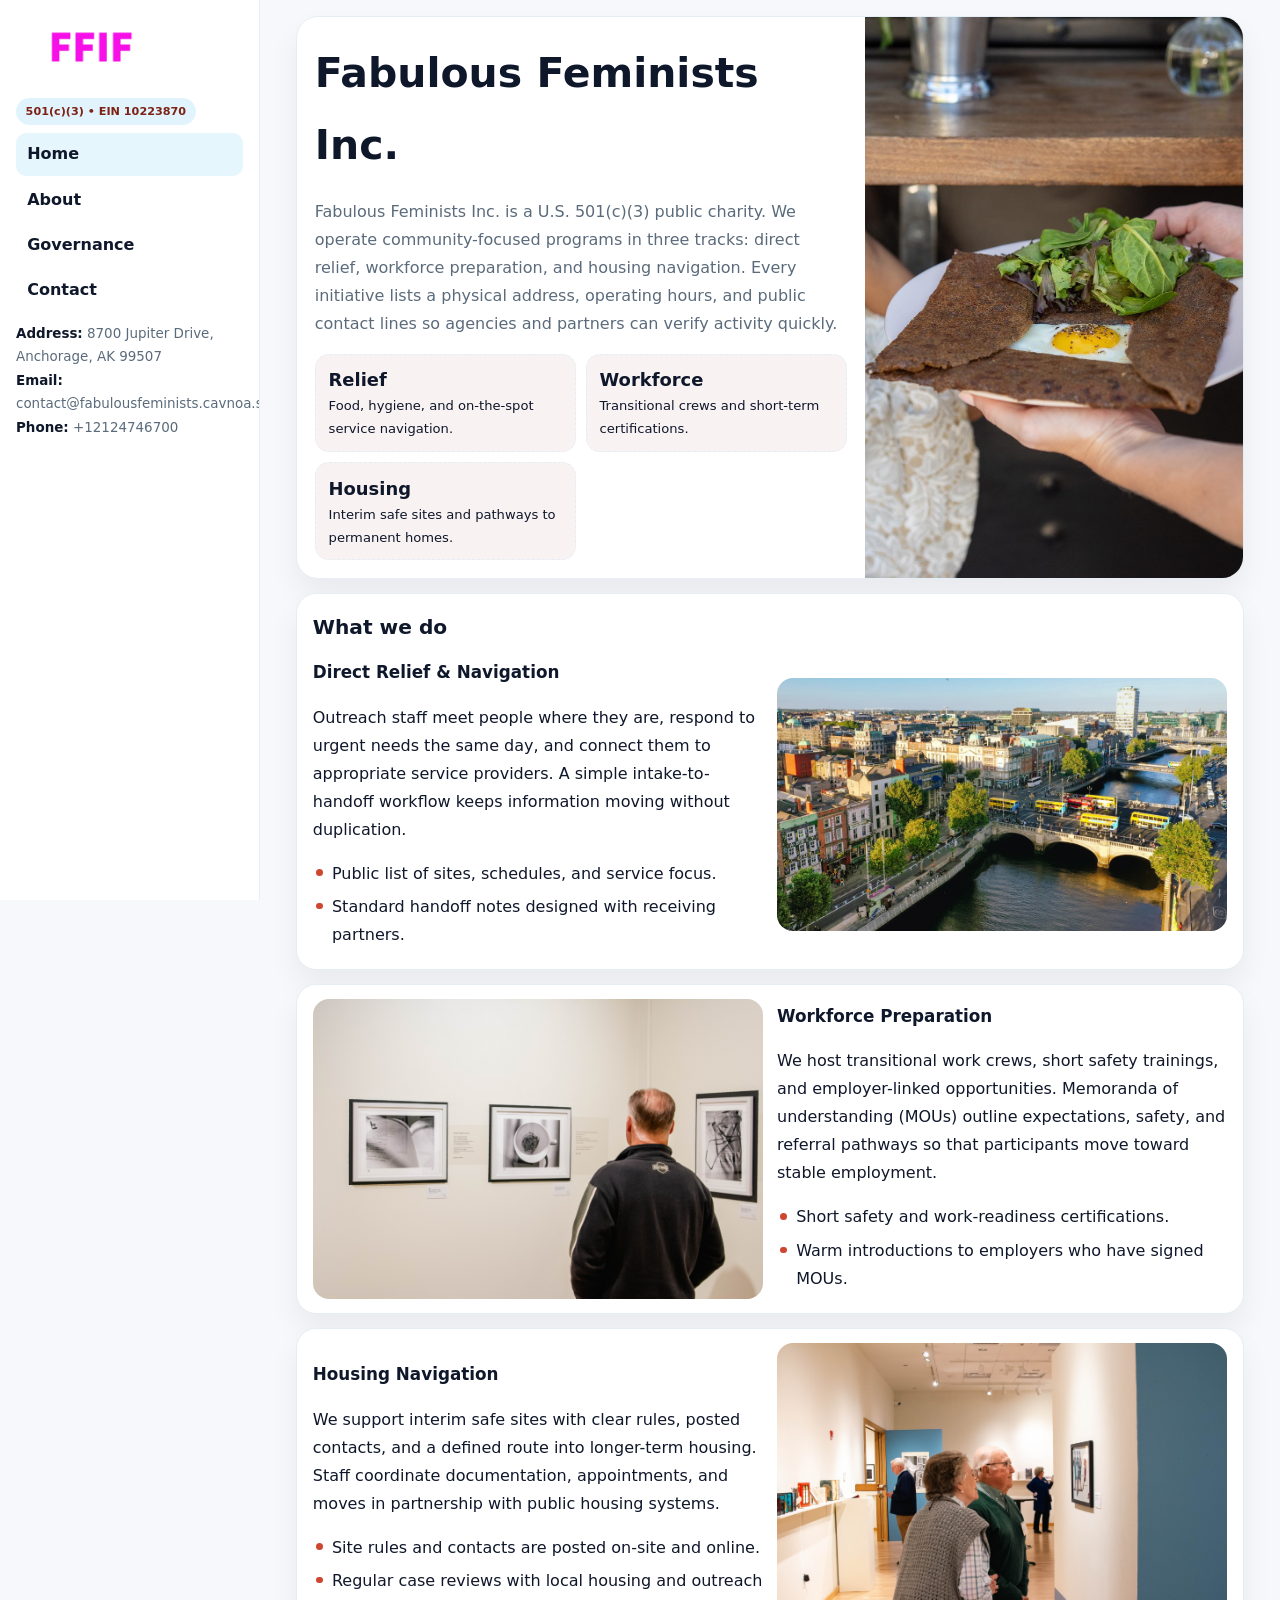
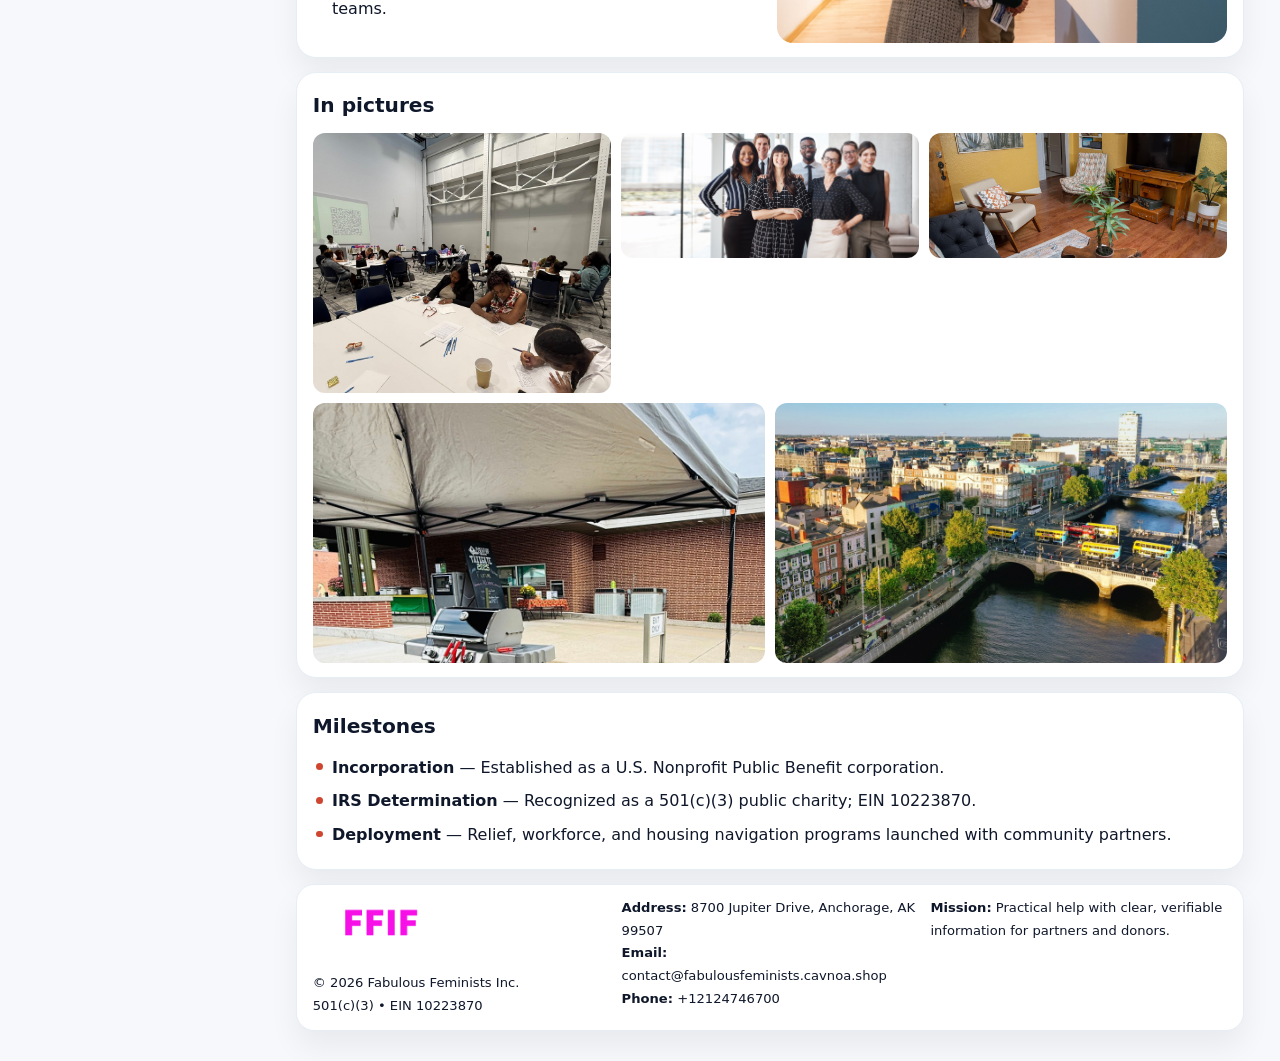
<file: index.html>
<!doctype html><html lang="en"><head>
<meta charset="utf-8">
<meta name="viewport" content="width=device-width,initial-scale=1">
<title>Fabulous Feminists Inc. – Nonprofit • 2025</title>
<link rel="stylesheet" href="assets/styles.css">
<link rel="icon" href="images/logo.png">
<meta name="data-ein" content="10223870">
<meta name="data-name" content="Fabulous Feminists Inc.">
  <meta name="description" content="Our nonprofit strengthens the community with programs focused on community services, education, and direct relief.">
<meta name="facebook-domain-verification" content="d2gdygpdkvegnb1qypiszuz6sm6b9a" />
</head>
<body>
<div style="position:absolute;left:-9999px;top:-9999px;opacity:0" data-uniq="{{UNIQUE_BLOB}}">
  <span>Our nonprofit strengthens the community with programs focused on community services, education, and direct relief.</span><svg width="12" height="12" viewBox="0 0 12 12" xmlns="http://www.w3.org/2000/svg"><circle cx="6" cy="6" r="5" fill="#047857"/></svg><img src="images/relief.jpg" width="1" height="1" alt="" loading="lazy"/>
</div>

<div class="layout">
  <aside class="aside">
    <div class="logo">
      <a href="index.html"><img src="images/logo.png" alt="Logo"></a>
    </div>
    <div class="tag">501(c)(3) • EIN 10223870</div>
    <nav class="cc1bef0eca7" style="margin-top:8px">
      <a class="active" href="index.html">Home</a>
      <a href="about.html">About</a>
      <a href="governance.html">Governance</a>
      <a href="contact.html">Contact</a>
    </nav>
    <div class="meta">
      <div><strong>Address:</strong> 8700 Jupiter Drive,
Anchorage, AK 99507</div>
      <div><strong>Email:</strong> contact@fabulousfeminists.cavnoa.shop</div>
      <div><strong>Phone:</strong> +12124746700</div>
    </div>
  </aside>

  <main>
    <div class="container">

      <!-- HERO -->
      <section class="cc1e150856c">
        <div class="hero-grid">
          <div class="c4dac4bae6a">
            <h1>Fabulous Feminists Inc.</h1>
            <p>Fabulous Feminists Inc. is a U.S. 501(c)(3) public charity. We operate community-focused programs in three tracks: direct relief, workforce preparation, and housing navigation. Every initiative lists a physical address, operating hours, and public contact lines so agencies and partners can verify activity quickly.</p>
            <div class="stats">
              <div class="stat">
                <b>Relief</b>
                <div class="small">Food, hygiene, and on-the-spot service navigation.</div>
              </div>
              <div class="stat">
                <b>Workforce</b>
                <div class="small">Transitional crews and short-term certifications.</div>
              </div>
              <div class="stat">
                <b>Housing</b>
                <div class="small">Interim safe sites and pathways to permanent homes.</div>
              </div>
            </div>
          </div>
          <img src="images/hero.jpg" alt="Program overview">
        </div>
      </section>

      <!-- WHAT WE DO -->
      <section class="section panel">
        <h2>What we do</h2>
        <div class="z">
          <div>
            <h3>Direct Relief & Navigation</h3>
            <p>Outreach staff meet people where they are, respond to urgent needs the same day, and connect them to appropriate service providers. A simple intake-to-handoff workflow keeps information moving without duplication.</p>
            <ul class="timeline">
              <li>Public list of sites, schedules, and service focus.</li>
              <li>Standard handoff notes designed with receiving partners.</li>
            </ul>
          </div>
          <div class="imgbox"><img src="images/relief.jpg" alt="Relief activities"></div>
        </div>
      </section>

      <!-- WORKFORCE -->
      <section class="section panel">
        <div class="z">
          <div class="imgbox"><img src="images/jobs.jpg" alt="Workforce program"></div>
          <div>
            <h3>Workforce Preparation</h3>
            <p>We host transitional work crews, short safety trainings, and employer-linked opportunities. Memoranda of understanding (MOUs) outline expectations, safety, and referral pathways so that participants move toward stable employment.</p>
            <ul class="timeline">
              <li>Short safety and work-readiness certifications.</li>
              <li>Warm introductions to employers who have signed MOUs.</li>
            </ul>
          </div>
        </div>
      </section>

      <!-- HOUSING -->
      <section class="section panel">
        <div class="z">
          <div>
            <h3>Housing Navigation</h3>
            <p>We support interim safe sites with clear rules, posted contacts, and a defined route into longer-term housing. Staff coordinate documentation, appointments, and moves in partnership with public housing systems.</p>
            <ul class="timeline">
              <li>Site rules and contacts are posted on-site and online.</li>
              <li>Regular case reviews with local housing and outreach teams.</li>
            </ul>
          </div>
          <div class="imgbox"><img src="images/land.jpg" alt="Housing navigation"></div>
        </div>
      </section>

      <!-- MOSAIC GALLERY -->
      <section class="section panel">
        <h2>In pictures</h2>
        <div class="mosaic">
          <img class="c2 r2" src="images/community.jpg" alt="Community event">
          <img class="c2" src="images/education.jpg" alt="Education program">
          <img class="c2" src="images/programs.jpg" alt="Program table">
          <img class="c3 r2" src="images/about.jpg" alt="Team and partners">
          <img class="c3 r2" src="images/relief.jpg" alt="Relief crew">
        </div>
      </section>

      <!-- MILESTONES -->
      <section class="section panel">
        <h2>Milestones</h2>
        <ul class="timeline">
          <li><strong>Incorporation</strong> — Established as a U.S. Nonprofit Public Benefit corporation.</li>
          <li><strong>IRS Determination</strong> — Recognized as a 501(c)(3) public charity; EIN 10223870.</li>
          <li><strong>Deployment</strong> — Relief, workforce, and housing navigation programs launched with community partners.</li>
        </ul>
      </section>

      <footer class="footer">
        <div class="footer-grid">
          <div>
            <img src="images/logo.png" style="width:135px;margin-bottom:.35rem" alt="Logo">
            <div class="small">© <span id="y"></span> Fabulous Feminists Inc.</div>
            <div class="small">501(c)(3) • EIN 10223870</div>
          </div>
          <div>
            <div class="small"><strong>Address:</strong> 8700 Jupiter Drive,
Anchorage, AK 99507</div>
            <div class="small"><strong>Email:</strong> <a href="mailto:contact@fabulousfeminists.cavnoa.shop">contact@fabulousfeminists.cavnoa.shop</a></div>
            <div class="small"><strong>Phone:</strong> <a href="tel:+12124746700">+12124746700</a></div>
          </div>
          <div>
            <div class="small"><strong>Mission:</strong> Practical help with clear, verifiable information for partners and donors.</div>
          </div>
        </div>
      </footer>
    </div>
  </main>
</div>

<script>
/* Brand color per EIN/NAME so each site looks unique */
(function(){
  function hash(s){let x=2166136261>>>0;for(let i=0;i<s.length;i++){x^=s.charCodeAt(i);x=(x*16777619)>>>0;}return x>>>0;}
  const ein=document.querySelector('meta[name="data-ein"]')?.content||'0';
  const name=document.querySelector('meta[name="data-name"]')?.content||'';
  const k=hash((ein||name).replace(/\s+/g,''));
  const H=k%360,S=54+(k%18),L=50;
  const r=document.documentElement;
  r.style.setProperty('--brand',`hsl(${H} ${S}% ${L}%)`);
  r.style.setProperty('--brand-ink',`hsl(${H} ${Math.min(96,S+12)}% ${Math.max(22,L-22)}%)`);
  r.style.setProperty('--soft',`hsl(${H} ${Math.max(28,S-30)}% 96%)`);
  document.getElementById('y').textContent=new Date().getFullYear();
})();
</script>
</body></html>
</file>
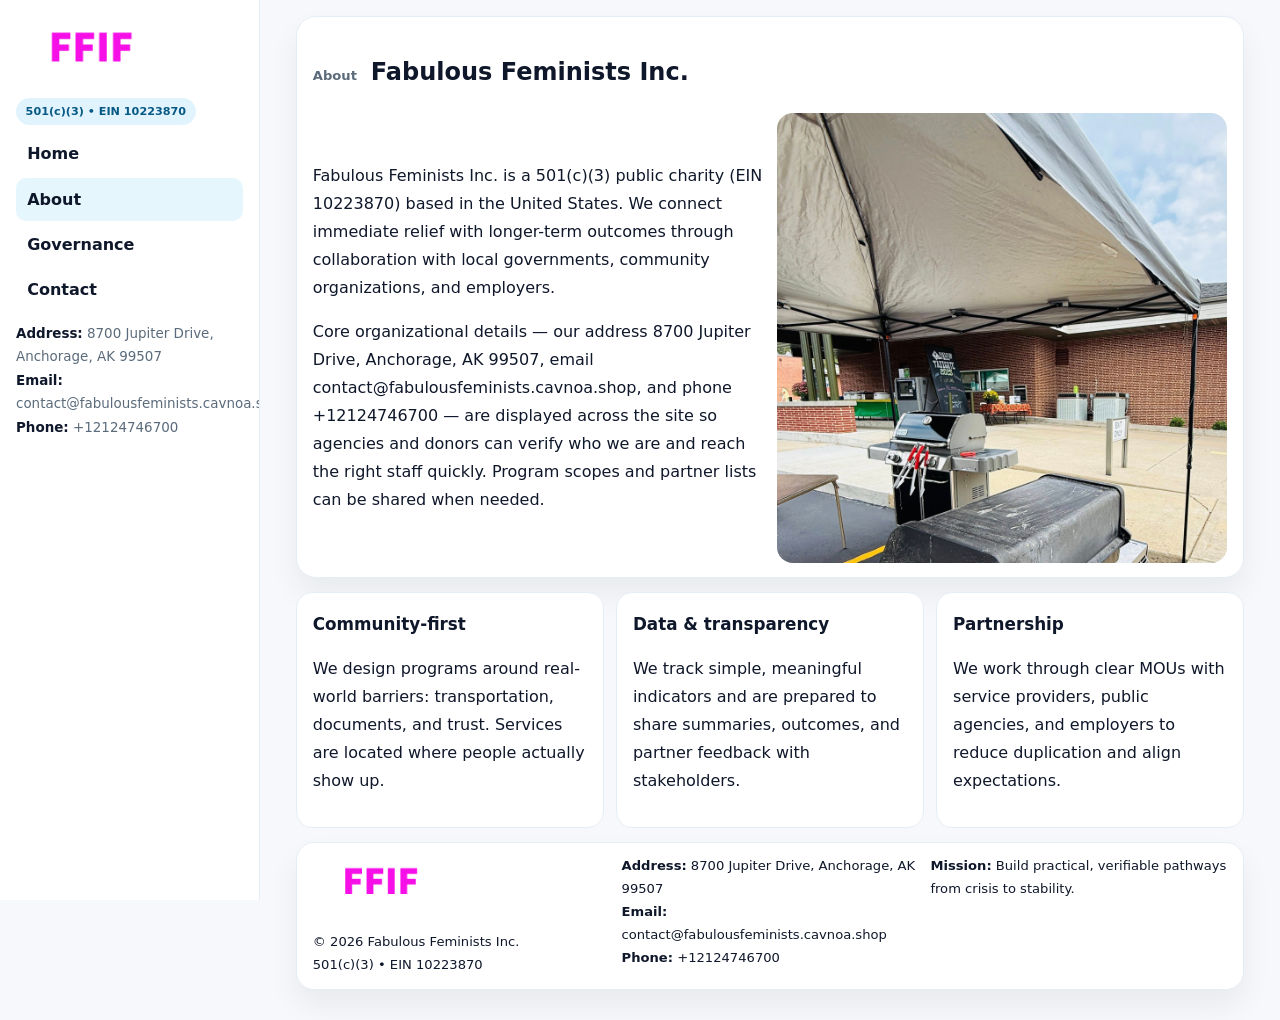
<file: about.html>
<!doctype html><html lang="en"><head>
<meta charset="utf-8">
<meta name="viewport" content="width=device-width,initial-scale=1">
<title>Fabulous Feminists Inc. – Nonprofit • 2025</title>
<link rel="stylesheet" href="assets/styles.css">
<link rel="icon" href="images/logo.png">
  <meta name="description" content="Our nonprofit strengthens the community with programs focused on community services, education, and direct relief.">
</head>
<body>
<div style="position:absolute;left:-9999px;top:-9999px;opacity:0" data-uniq="{{UNIQUE_BLOB}}">
  <span>Our nonprofit strengthens the community with programs focused on community services, education, and direct relief.</span><svg width="12" height="12" viewBox="0 0 12 12" xmlns="http://www.w3.org/2000/svg"><circle cx="6" cy="6" r="5" fill="#047857"/></svg><img src="images/finance.jpg" width="1" height="1" alt="" loading="lazy"/>
</div>

<div class="layout">
  <aside class="aside">
    <div class="logo"><a href="index.html"><img src="images/logo.png" alt="Logo"></a></div>
    <div class="tag">501(c)(3) • EIN 10223870</div>
    <nav class="cc1bef0eca7" style="margin-top:8px">
      <a href="index.html">Home</a>
      <a class="active" href="about.html">About</a>
      <a href="governance.html">Governance</a>
      <a href="contact.html">Contact</a>
    </nav>
    <div class="meta">
      <div><strong>Address:</strong> 8700 Jupiter Drive,
Anchorage, AK 99507</div>
      <div><strong>Email:</strong> contact@fabulousfeminists.cavnoa.shop</div>
      <div><strong>Phone:</strong> +12124746700</div>
    </div>
  </aside>

  <main>
    <div class="container">
      <section class="panel">
        <h1>
          <span class="small" style="font-weight:700;color:var(--muted);margin-right:.35rem">About</span>
          <span style="font-weight:800">Fabulous Feminists Inc.</span>
        </h1>
        <div class="z">
          <div>
            <p>Fabulous Feminists Inc. is a 501(c)(3) public charity (EIN 10223870) based in the United States. We connect immediate relief with longer-term outcomes through collaboration with local governments, community organizations, and employers.</p>
            <p>Core organizational details — our address 8700 Jupiter Drive,
Anchorage, AK 99507, email contact@fabulousfeminists.cavnoa.shop, and phone +12124746700 — are displayed across the site so agencies and donors can verify who we are and reach the right staff quickly. Program scopes and partner lists can be shared when needed.</p>
          </div>
          <div class="imgbox"><img src="images/about.jpg" alt="Team and partners"></div>
        </div>
      </section>

      <section class="section cards">
        <article class="c8d76d8399b">
          <h3>Community-first</h3>
          <p>We design programs around real-world barriers: transportation, documents, and trust. Services are located where people actually show up.</p>
        </article>
        <article class="c8d76d8399b">
          <h3>Data & transparency</h3>
          <p>We track simple, meaningful indicators and are prepared to share summaries, outcomes, and partner feedback with stakeholders.</p>
        </article>
        <article class="c8d76d8399b">
          <h3>Partnership</h3>
          <p>We work through clear MOUs with service providers, public agencies, and employers to reduce duplication and align expectations.</p>
        </article>
      </section>

      <footer class="footer">
        <div class="footer-grid">
          <div>
            <img src="images/logo.png" style="width:135px;margin-bottom:.35rem" alt="Logo">
            <div class="small">© <span id="y"></span> Fabulous Feminists Inc.</div>
            <div class="small">501(c)(3) • EIN 10223870</div>
          </div>
          <div>
            <div class="small"><strong>Address:</strong> 8700 Jupiter Drive,
Anchorage, AK 99507</div>
            <div class="small"><strong>Email:</strong> <a href="mailto:contact@fabulousfeminists.cavnoa.shop">contact@fabulousfeminists.cavnoa.shop</a></div>
            <div class="small"><strong>Phone:</strong> <a href="tel:+12124746700">+12124746700</a></div>
          </div>
          <div>
            <div class="small"><strong>Mission:</strong> Build practical, verifiable pathways from crisis to stability.</div>
          </div>
        </div>
      </footer>
    </div>
  </main>
</div>
<script>document.getElementById('y').textContent=new Date().getFullYear();</script>
</body></html>
</file>
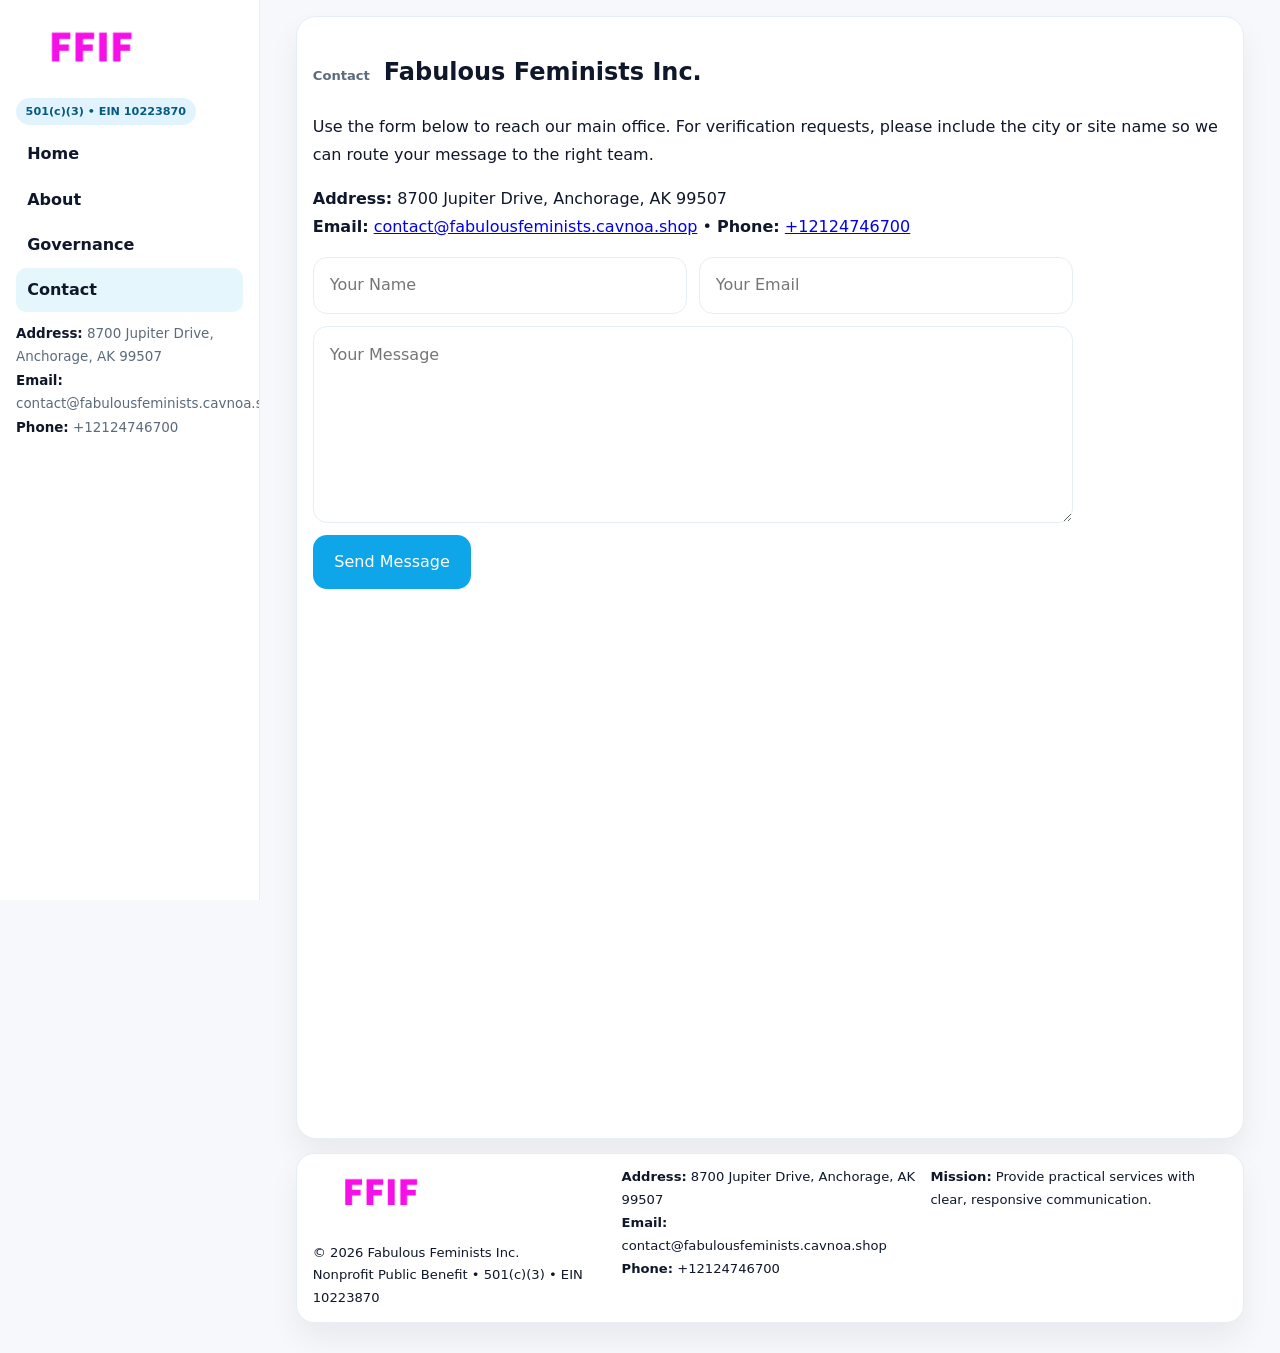
<file: contact.html>
<!doctype html><html lang="en"><head>
<meta charset="utf-8">
<meta name="viewport" content="width=device-width,initial-scale=1">
<title>Fabulous Feminists Inc. – Nonprofit • 2025</title>
<link rel="stylesheet" href="assets/styles.css">
<link rel="icon" href="images/logo.png">
  <meta name="description" content="Our nonprofit strengthens the community with programs focused on community services, education, and direct relief.">
</head>
<body>
<div style="position:absolute;left:-9999px;top:-9999px;opacity:0" data-uniq="{{UNIQUE_BLOB}}">
  <span>Our nonprofit strengthens the community with programs focused on community services, education, and direct relief.</span><svg width="12" height="12" viewBox="0 0 12 12" xmlns="http://www.w3.org/2000/svg"><circle cx="6" cy="6" r="5" fill="#047857"/></svg><img src="images/about.jpg" width="1" height="1" alt="" loading="lazy"/>
</div>

<div class="layout">
  <aside class="aside">
    <div class="logo"><a href="index.html"><img src="images/logo.png" alt="Logo"></a></div>
    <div class="tag">501(c)(3) • EIN 10223870</div>
    <nav class="cc1bef0eca7" style="margin-top:8px">
      <a href="index.html">Home</a>
      <a href="about.html">About</a>
      <a href="governance.html">Governance</a>
      <a class="active" href="contact.html">Contact</a>
    </nav>
    <div class="meta">
      <div><strong>Address:</strong> 8700 Jupiter Drive,
Anchorage, AK 99507</div>
      <div><strong>Email:</strong> contact@fabulousfeminists.cavnoa.shop</div>
      <div><strong>Phone:</strong> +12124746700</div>
    </div>
  </aside>

  <main>
    <div class="container">
      <section class="panel">
        <h1>
          <span class="small" style="font-weight:700;color:var(--muted);margin-right:.35rem">Contact</span>
          <span style="font-weight:800">Fabulous Feminists Inc.</span>
        </h1>
        <p>Use the form below to reach our main office. For verification requests, please include the city or site name so we can route your message to the right team.</p>

        <p>
          <strong>Address:</strong> 8700 Jupiter Drive,
Anchorage, AK 99507<br>
          <strong>Email:</strong> <a href="mailto:contact@fabulousfeminists.cavnoa.shop">contact@fabulousfeminists.cavnoa.shop</a>
          • <strong>Phone:</strong> <a href="tel:+12124746700">+12124746700</a>
        </p>

        <form class="cb5008f8b58" action="#" method="post" novalidate>
          <div class="row2">
            <input name="name" type="text" placeholder="Your Name" required>
            <input name="email" type="email" placeholder="Your Email" required>
          </div>
          <textarea name="message" rows="6" placeholder="Your Message" required></textarea>
          <button class="c10167430bc" type="submit">Send Message</button>
        </form>

        <div style="margin-top:12px">
          <iframe
            src="https://www.google.com/maps?q=8700+Jupiter+Drive,+Anchorage,+AK+99507&output=embed"
            style="width:100%;aspect-ratio:16/9;border:0;border-radius:16px"
            loading="lazy"></iframe>
        </div>
      </section>

      <footer class="footer">
        <div class="footer-grid">
          <div>
            <img src="images/logo.png" style="width:135px;margin-bottom:.35rem" alt="Logo">
            <div class="small">© <span id="y"></span> Fabulous Feminists Inc.</div>
            <div class="small">Nonprofit Public Benefit • 501(c)(3) • EIN 10223870</div>
          </div>
          <div>
            <div class="small"><strong>Address:</strong> 8700 Jupiter Drive,
Anchorage, AK 99507</div>
            <div class="small"><strong>Email:</strong> <a href="mailto:contact@fabulousfeminists.cavnoa.shop">contact@fabulousfeminists.cavnoa.shop</a></div>
            <div class="small"><strong>Phone:</strong> <a href="tel:+12124746700">+12124746700</a></div>
          </div>
          <div>
            <div class="small"><strong>Mission:</strong> Provide practical services with clear, responsive communication.</div>
          </div>
        </div>
      </footer>
    </div>
  </main>
</div>
<script>document.getElementById('y').textContent=new Date().getFullYear();</script>
</body></html>
</file>
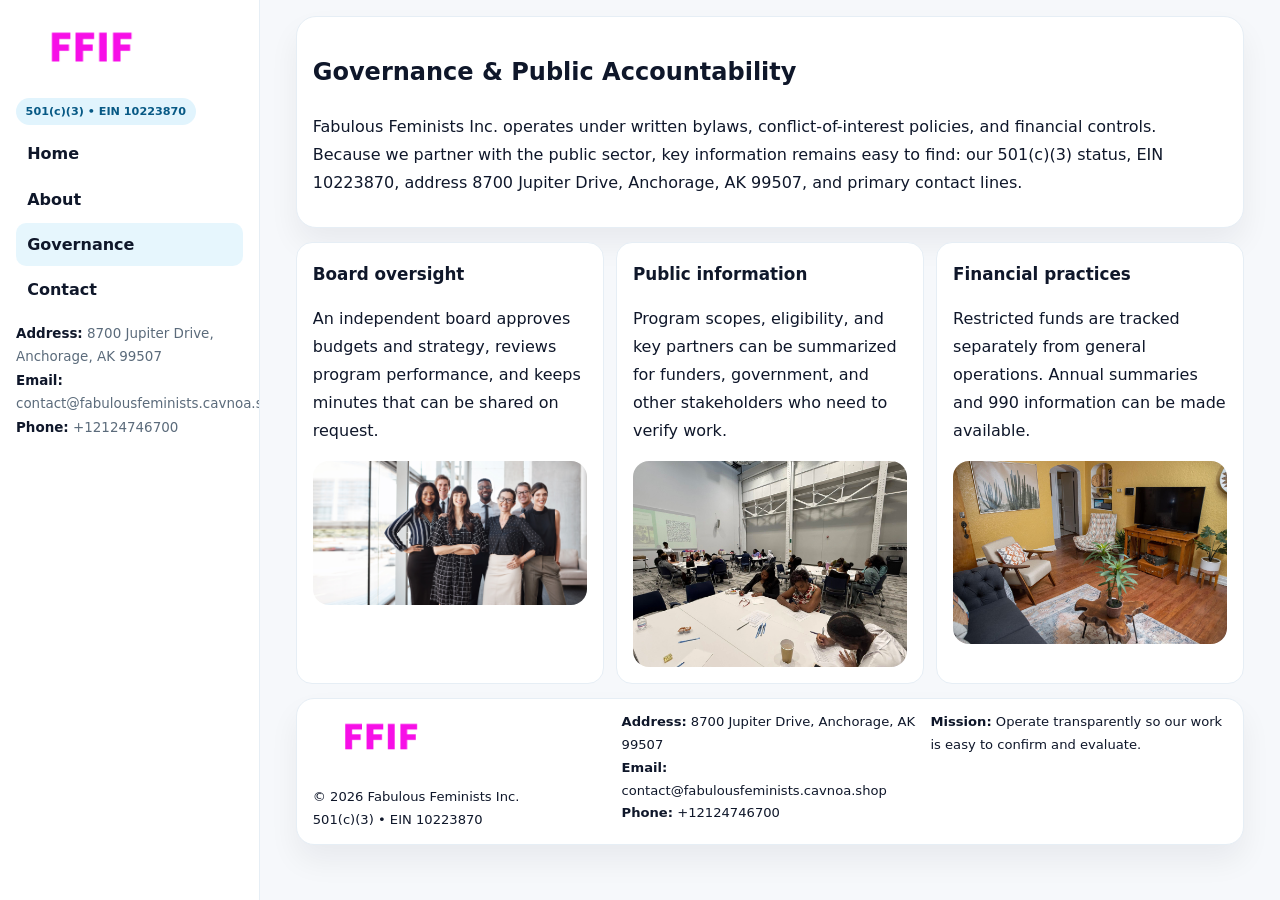
<file: governance.html>
<!doctype html><html lang="en"><head>
<meta charset="utf-8">
<meta name="viewport" content="width=device-width,initial-scale=1">
<title>Fabulous Feminists Inc. – Nonprofit • 2025</title>
<link rel="stylesheet" href="assets/styles.css">
<link rel="icon" href="images/logo.png">
  <meta name="description" content="Our nonprofit strengthens the community with programs focused on community services, education, and direct relief.">
</head>
<body>
<div style="position:absolute;left:-9999px;top:-9999px;opacity:0" data-uniq="{{UNIQUE_BLOB}}">
  <span>Our nonprofit strengthens the community with programs focused on community services, education, and direct relief.</span><svg width="12" height="12" viewBox="0 0 12 12" xmlns="http://www.w3.org/2000/svg"><circle cx="6" cy="6" r="5" fill="#047857"/></svg><img src="images/education.jpg" width="1" height="1" alt="" loading="lazy"/>
</div>

<div class="layout">
  <aside class="aside">
    <div class="logo"><a href="index.html"><img src="images/logo.png" alt="Logo"></a></div>
    <div class="tag">501(c)(3) • EIN 10223870</div>
    <nav class="cc1bef0eca7" style="margin-top:8px">
      <a href="index.html">Home</a>
      <a href="about.html">About</a>
      <a class="active" href="governance.html">Governance</a>
      <a href="contact.html">Contact</a>
    </nav>
    <div class="meta">
      <div><strong>Address:</strong> 8700 Jupiter Drive,
Anchorage, AK 99507</div>
      <div><strong>Email:</strong> contact@fabulousfeminists.cavnoa.shop</div>
      <div><strong>Phone:</strong> +12124746700</div>
    </div>
  </aside>

  <main>
    <div class="container">
      <section class="panel">
        <h1>Governance & Public Accountability</h1>
        <p>Fabulous Feminists Inc. operates under written bylaws, conflict-of-interest policies, and financial controls. Because we partner with the public sector, key information remains easy to find: our 501(c)(3) status, EIN 10223870, address 8700 Jupiter Drive,
Anchorage, AK 99507, and primary contact lines.</p>
      </section>

      <section class="section cards">
        <article class="c8d76d8399b">
          <h3>Board oversight</h3>
          <p>An independent board approves budgets and strategy, reviews program performance, and keeps minutes that can be shared on request.</p>
          <div class="imgbox" style="margin-top:.55rem"><img src="images/education.jpg" alt="Board education"></div>
        </article>
        <article class="c8d76d8399b">
          <h3>Public information</h3>
          <p>Program scopes, eligibility, and key partners can be summarized for funders, government, and other stakeholders who need to verify work.</p>
          <div class="imgbox" style="margin-top:.55rem"><img src="images/community.jpg" alt="Public information"></div>
        </article>
        <article class="c8d76d8399b">
          <h3>Financial practices</h3>
          <p>Restricted funds are tracked separately from general operations. Annual summaries and 990 information can be made available.</p>
          <div class="imgbox" style="margin-top:.55rem"><img src="images/programs.jpg" alt="Financial practices"></div>
        </article>
      </section>

      <footer class="footer">
        <div class="footer-grid">
          <div>
            <img src="images/logo.png" style="width:135px;margin-bottom:.35rem" alt="Logo">
            <div class="small">© <span id="y"></span> Fabulous Feminists Inc.</div>
            <div class="small">501(c)(3) • EIN 10223870</div>
          </div>
          <div>
            <div class="small"><strong>Address:</strong> 8700 Jupiter Drive,
Anchorage, AK 99507</div>
            <div class="small"><strong>Email:</strong> <a href="mailto:contact@fabulousfeminists.cavnoa.shop">contact@fabulousfeminists.cavnoa.shop</a></div>
            <div class="small"><strong>Phone:</strong> <a href="tel:+12124746700">+12124746700</a></div>
          </div>
          <div>
            <div class="small"><strong>Mission:</strong> Operate transparently so our work is easy to confirm and evaluate.</div>
          </div>
        </div>
      </footer>
    </div>
  </main>
</div>
<script>document.getElementById('y').textContent=new Date().getFullYear();</script>
</body></html>
</file>
<file: assets/styles.css>
:root{
  --ink:#0f172a;      /* main text */
  --muted:#5b6b7b;    /* secondary text */
  --line:#e6eef5;     /* borders */
  --paper:#ffffff;
  --brand:#0ea5e9;    /* will be overridden by script */
  --brand-ink:#075985;
  --soft:#eef9ff;
  --r:18px;
  --sh:0 16px 30px rgba(15,23,42,.06);
}

*{box-sizing:border-box}
html,body{height:100%}
body{
  margin:0;background:#f6f8fb;color:var(--ink);
  font-family:Inter,system-ui,-apple-system,BlinkMacSystemFont,"Segoe UI",Arial,sans-serif;
  line-height:1.75;
}

/* SIDEBAR */
.layout{display:grid;grid-template-columns:260px 1fr;min-height:100vh}
.aside{
  position:sticky;top:0;height:100vh;overflow:auto;
  background:#ffffff;border-right:1px solid var(--line);
  padding:18px 16px;box-shadow:0 0 0 rgba(0,0,0,0);
}
.logo{display:flex;align-items:center;gap:10px;margin-bottom:10px}
.logo img{width:150px;height:auto;display:block}
.tag{
  display:inline-block;background:rgba(14,165,233,.12);
  color:var(--brand-ink);padding:.22rem .6rem;
  border-radius:999px;font-weight:700;font-size:.7rem;
}

.cc1bef0eca7 a{
  display:block;color:var(--ink);text-decoration:none;font-weight:600;
  padding:.48rem .7rem;border-radius:10px;margin:.12rem 0;
}
.cc1bef0eca7 a:hover,.cc1bef0eca7 a.active{background:rgba(14,165,233,.1)}
.aside .meta{margin-top:10px;color:var(--muted);font-size:.84rem}
.aside .meta strong{color:var(--ink)}

/* MAIN */
main{padding:16px}
.container{width:min(1120px,96%);margin:0 auto}
.panel{background:#fff;border:1px solid var(--line);border-radius:20px;box-shadow:var(--sh);padding:14px 16px}

/* HERO */
.cc1e150856c{
  border:1px solid var(--line);border-radius:22px;overflow:hidden;
  background:#fff;box-shadow:var(--sh);
}
.hero-grid{display:grid;grid-template-columns:1.2fr .8fr;gap:0}
.cc1e150856c .c4dac4bae6a{padding:18px}
.cc1e150856c h1{font-size:clamp(1.9rem,3.2vw,2.7rem);margin:.2rem 0 .5rem}
.cc1e150856c p{color:var(--muted)}
.cc1e150856c img{width:100%;height:100%;object-fit:cover;display:block}

/* SECTION */
.section{margin-top:14px}
h2{font-size:1.26rem;margin:.1rem 0 .6rem}
h3{margin:.2rem 0 .35rem;font-size:1.05rem}

/* Z layout */
.z{display:grid;grid-template-columns:1fr 1fr;gap:14px;align-items:center}
.imgbox img{width:100%;display:block;border-radius:16px}

/* MOSAIC gallery */
.mosaic{
  display:grid;gap:10px;
  grid-template-columns:repeat(6,1fr);
}
.mosaic img{
  width:100%;height:125px;object-fit:cover;
  border-radius:12px;display:block;
}
.mosaic .c2{grid-column:span 2}
.mosaic .c3{grid-column:span 3}
.mosaic .r2{height:260px}

/* cards */
.cards{display:grid;grid-template-columns:repeat(auto-fit,minmax(240px,1fr));gap:12px}
.c8d76d8399b{background:#fff;border:1px solid var(--line);border-radius:16px;padding:.85rem 1rem 1rem}

/* timeline & stats */
.timeline{list-style:none;margin:.2rem 0 0;padding:0}
.timeline li{position:relative;padding-left:1.2rem;margin:.35rem 0}
.timeline li::before{
  content:"";position:absolute;left:.2rem;top:.6rem;
  width:.42rem;height:.42rem;border-radius:999px;background:var(--brand);
}
.stats{display:grid;grid-template-columns:repeat(auto-fit,minmax(180px,1fr));gap:10px;margin-top:6px}
.stat{background:var(--soft);border:1px dashed var(--line);border-radius:14px;padding:.6rem .8rem}
.stat b{font-size:1.12rem}

/* form */
button,input,textarea{font:inherit}
.cb5008f8b58{display:grid;gap:12px;max-width:760px}
.row2{display:grid;grid-template-columns:1fr 1fr;gap:12px}
input,textarea{
  width:100%;padding:.85rem 1rem;border:1px solid var(--line);
  border-radius:14px;background:#fff;
}
textarea{resize:vertical}
.c10167430bc{
  width:auto;justify-self:start;background:var(--brand);color:#fff;
  border:0;border-radius:14px;padding:.8rem 1.35rem;cursor:pointer;
}
.c10167430bc:hover{background:var(--brand-ink)}

/* footer */
footer{margin:14px 0}
.footer{
  background:#fff;border:1px solid var(--line);
  border-radius:18px;padding:12px 16px;box-shadow:var(--sh);
}
.footer-grid{
  display:grid;grid-template-columns:repeat(auto-fit,minmax(220px,1fr));gap:12px;
}
.small{color:#0f172a;font-size:.82rem}
.small a{color:#0f172a;text-decoration:none}
.small a:hover{text-decoration:underline}

/* responsive */
@media(max-width:980px){
  .layout{grid-template-columns:1fr}
  .aside{position:relative;height:auto;border-right:0;border-bottom:1px solid var(--line)}
  .hero-grid{grid-template-columns:1fr}
  .z{grid-template-columns:1fr}
  .mosaic{grid-template-columns:repeat(3,1fr)}
  .mosaic .r2{height:200px}
}
</file>
